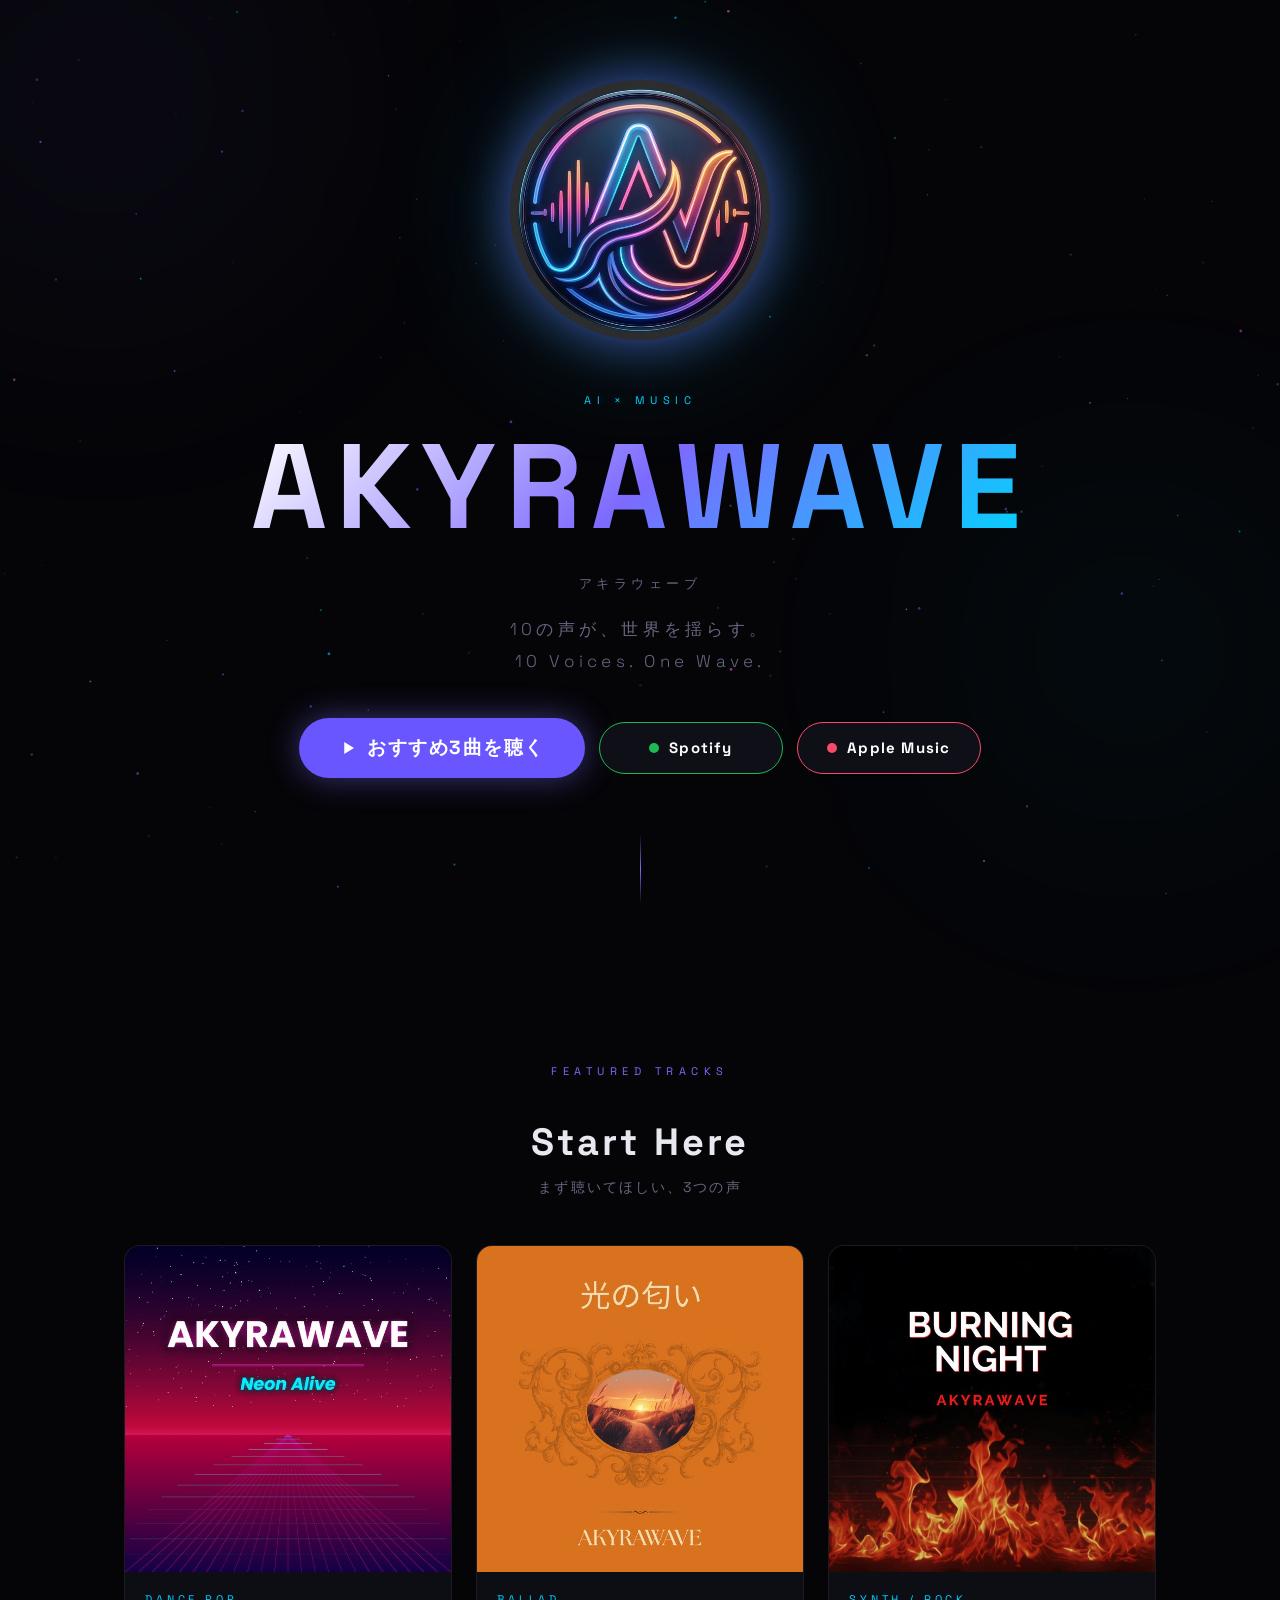
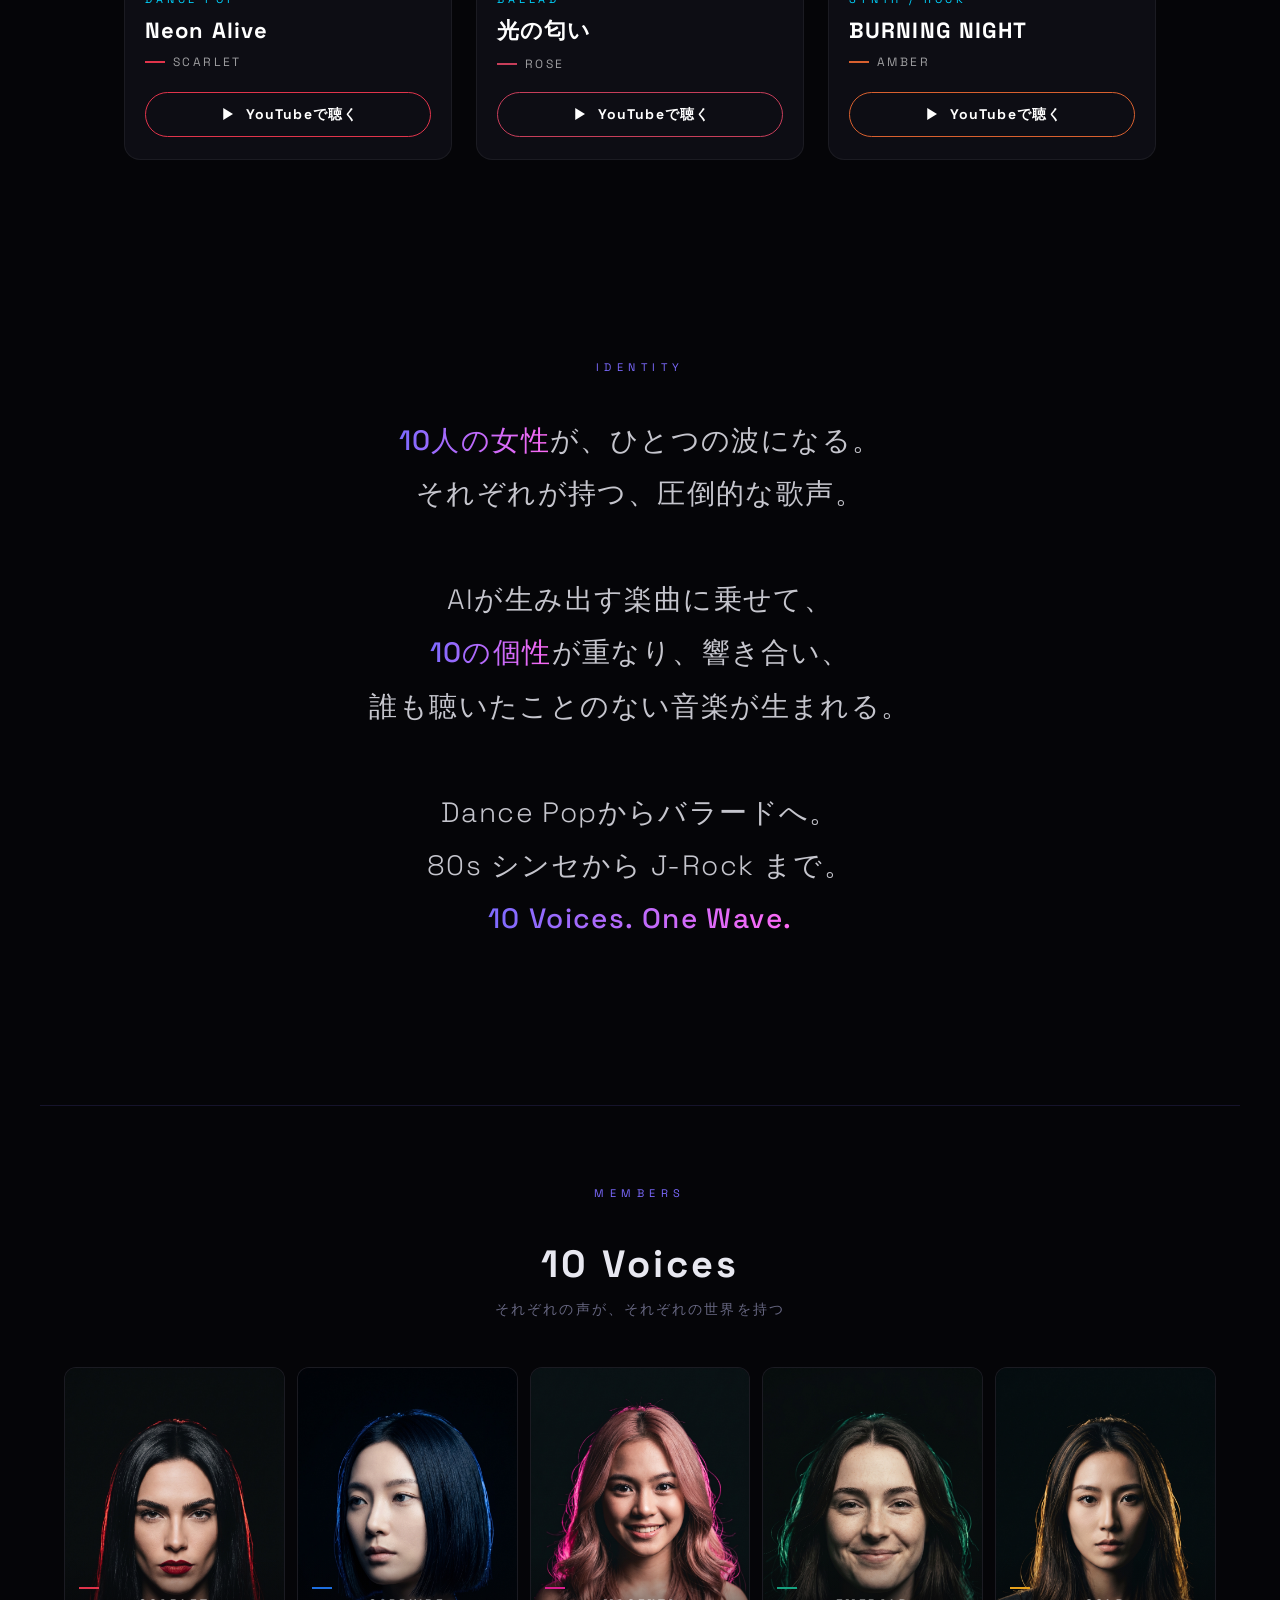
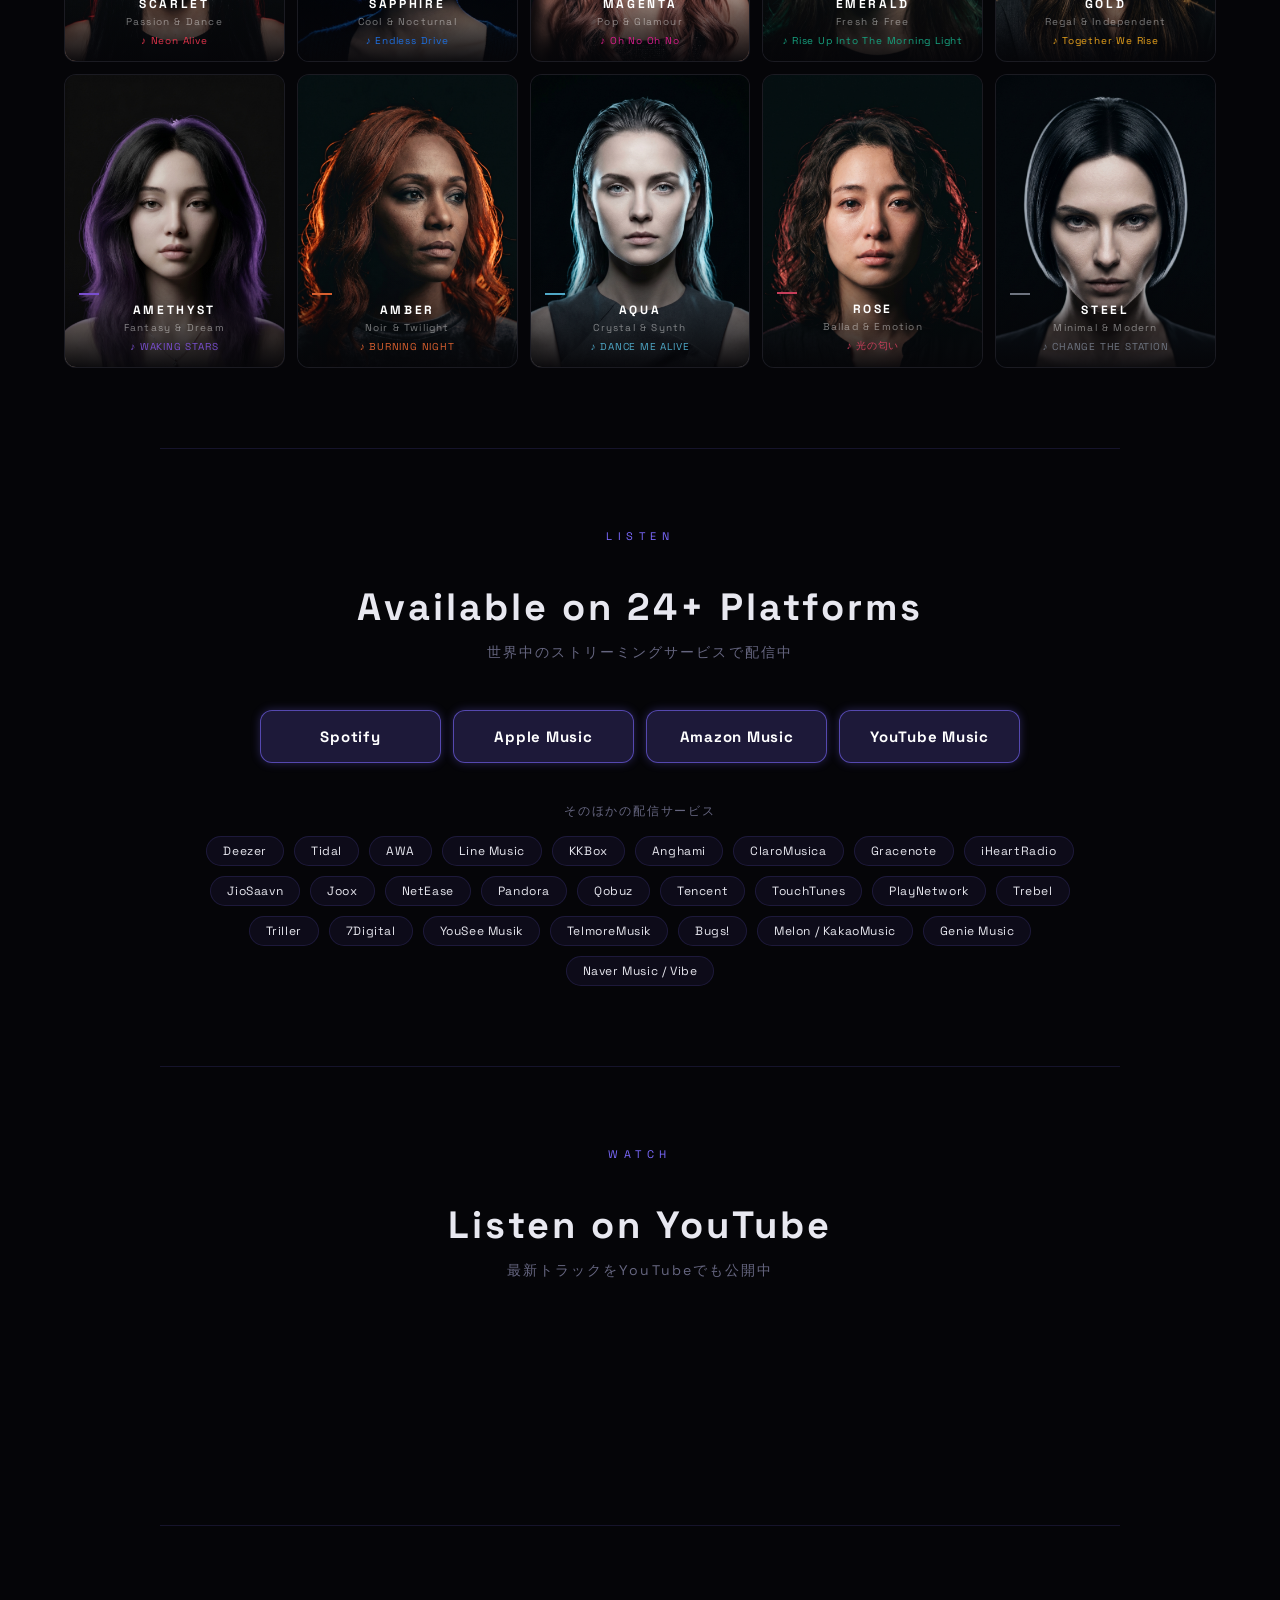
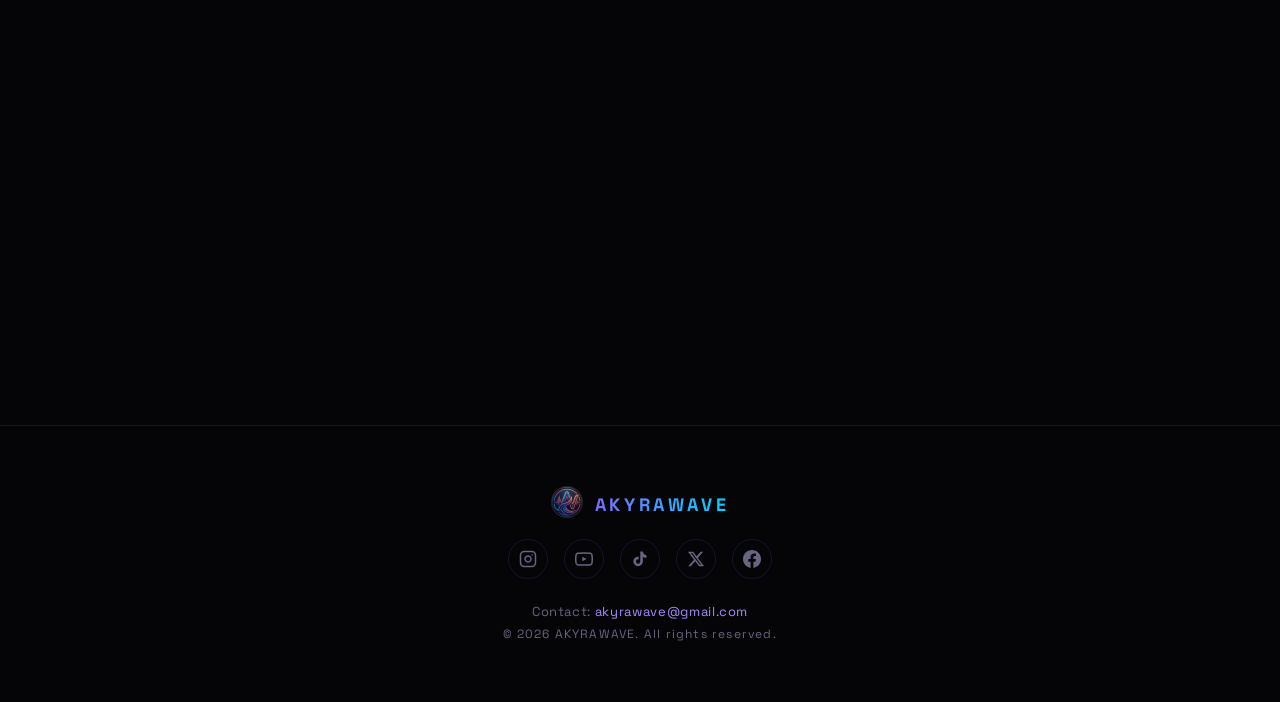
<file: index.html>
<!DOCTYPE html>
<html lang="ja">
<head>
  <meta charset="UTF-8" />
  <meta name="viewport" content="width=device-width, initial-scale=1.0" />

  <!-- Google tag (gtag.js)：正式URL（canonical と同じホスト）のときだけ計測する。プレビュー・github.io・ローカルでは送信しない。クリック計測は main.js -->
  <script>
    (function () {
      var GA_MEASUREMENT_ID = 'G-DFEQND2RZT';
      var PRODUCTION_HOSTNAME = 'akyrawave.pages.dev';
      if (location.hostname !== PRODUCTION_HOSTNAME) return;
      var tag = document.createElement('script');
      tag.async = true;
      tag.src = 'https://www.googletagmanager.com/gtag/js?id=' + GA_MEASUREMENT_ID;
      document.head.appendChild(tag);
      window.dataLayer = window.dataLayer || [];
      window.gtag = function () { dataLayer.push(arguments); };
      gtag('js', new Date());
      gtag('config', GA_MEASUREMENT_ID);
    })();
  </script>

  <!-- SEO -->
  <title>AKYRAWAVE – 10人の歌姫が放つ、圧倒的な歌声</title>
  <meta name="description" content="AKYRAWAVE（アキラウェーブ）は歌唱力抜群の10人の女性グループ。AIが生み出す楽曲に、10の圧倒的な声が重なる。Dance Pop、EDM、J-Pop、バラードなどジャンルを越えて展開。" />
  <meta name="keywords" content="AKYRAWAVE, アキラウェーブ, 女性グループ, 歌唱力, AI音楽, Dance Pop, EDM, J-Pop, シンせポップ, 10人グループ" />
  <link rel="canonical" href="https://akyrawave.pages.dev/" />

  <!-- OGP -->
  <meta property="og:type"        content="website" />
  <meta property="og:title"       content="AKYRAWAVE – 10人の歌姫が放つ、圧倒的な歌声" />
  <meta property="og:description" content="歌唱力抜群の10人の女性グループ、AKYRAWAVE。AIが生み出す楽曲に、10の圧倒的な声が重なる。" />
  <meta property="og:image"       content="https://akyrawave.pages.dev/logo.jpeg" />
  <meta property="og:url"         content="https://akyrawave.pages.dev/" />
  <meta property="og:locale"      content="ja_JP" />

  <!-- Twitter Card -->
  <meta name="twitter:card"        content="summary" />
  <meta name="twitter:title"       content="AKYRAWAVE – 10人の歌姫が放つ、圧倒的な歌声" />
  <meta name="twitter:description" content="歌唱力抜群の10人の女性グループ、AKYRAWAVE。AIが生み出す楽曲に、10の圧倒的な声が重なる。" />
  <meta name="twitter:image"       content="https://akyrawave.pages.dev/logo.jpeg" />

  <!-- Web App Manifest -->
  <link rel="manifest" href="manifest.json" />

  <!-- Favicon -->
  <link rel="icon" type="image/x-icon" href="favicon.ico" />
  <link rel="icon" type="image/png" sizes="32x32"   href="favicon-32.png" />
  <link rel="icon" type="image/png" sizes="192x192" href="favicon-192.png" />
  <link rel="apple-touch-icon" sizes="180x180"      href="favicon-180.png" />

  <!-- JSON-LD 構造化データ -->
  <script type="application/ld+json">
  {
    "@context": "https://schema.org",
    "@type": "MusicGroup",
    "name": "AKYRAWAVE",
    "alternateName": "アキラウェーブ",
    "description": "AKYRAWAVE（アキラウェーブ）は歌唱力抜群の10人の女性グループ。AIが生み出す楽曲に、10の圧倒的な声が重なる。Dance Pop、EDM、J-Pop、バラードなどジャンルを越えて展開。",
    "numberOfMembers": 10,
    "url": "https://akyrawave.pages.dev/",
    "image": "https://akyrawave.pages.dev/logo.jpeg",
    "genre": ["Dance Pop", "EDM", "J-Pop", "Synth Pop", "Ballad"]
  }
  </script>

  <!-- logo preload（ヒーロー画像を最優先で取得） -->
  <link rel="preload" as="image" href="logo.webp" type="image/webp" fetchpriority="high" />

  <!-- Fonts — 非レンダーブロッキング -->
  <link rel="preconnect" href="https://fonts.googleapis.com" />
  <link rel="preconnect" href="https://fonts.gstatic.com" crossorigin />
  <link rel="stylesheet" href="https://fonts.googleapis.com/css2?family=Space+Grotesk:wght@300;700&display=swap" media="print" onload="this.media='all'" />
  <noscript><link rel="stylesheet" href="https://fonts.googleapis.com/css2?family=Space+Grotesk:wght@300;700&display=swap" /></noscript>

  <style>
*, *::before, *::after {
  margin: 0; padding: 0; box-sizing: border-box;
}

:root {
  --bg: #050508;
  --surface: #0d0d14;
  --accent1: #7c6aff;
  --accent2: #00d4ff;
  --accent3: #ff6af5;
  --text: #e8e8f0;
  --muted: #666680;
  --border: rgba(124, 106, 255, 0.15);
  --accent1-deep: #6a56ff; /* --accent1 と同系色で白文字との対比 4.79:1（文字を載せる面に使う） */
  --spotify: #1db954;
  --apple-music: #fa496a;
}

html { scroll-behavior: smooth; }

body {
  background: var(--bg);
  color: var(--text);
  font-family: 'Space Grotesk', -apple-system, BlinkMacSystemFont, 'Hiragino Kaku Gothic ProN', 'Hiragino Sans', 'Yu Gothic', 'Meiryo', sans-serif;
  overflow-x: hidden;
  min-height: 100vh;
}

/* ── Canvas ── */
#canvas {
  position: fixed;
  top: 0; left: 0;
  width: 100%; height: 100%;
  z-index: 0;
  pointer-events: none;
}

/* ── Nav ── */
nav {
  position: fixed;
  top: 0; left: 0; right: 0;
  z-index: 100;
  padding: 20px 48px;
  display: flex;
  justify-content: center;
  align-items: center;
  background: rgba(5, 5, 8, 0.85);
  backdrop-filter: blur(12px);
  -webkit-backdrop-filter: blur(12px);
  border-bottom: 1px solid transparent;
  transform: translateY(-100%);
  transition: transform 0.4s ease, border-color 0.4s ease;
}

/* キーボード操作でロゴリンクにフォーカスしたときは、ヒーロー上でも表示する */
nav.visible,
nav:focus-within {
  transform: translateY(0);
  border-color: var(--border);
}

.nav-logo {
  display: flex;
  align-items: center;
  gap: 12px;
  text-decoration: none;
  border-radius: 24px;
}

.nav-logo:focus-visible {
  outline: 2px solid var(--accent2);
  outline-offset: 4px;
}

.nav-logo img {
  width: 32px;
  height: 32px;
  border-radius: 50%;
  object-fit: cover;
}

.nav-logo-text {
  font-size: 15px;
  font-weight: 700;
  letter-spacing: 0.22em;
  background: linear-gradient(90deg, var(--accent1), var(--accent2));
  -webkit-background-clip: text;
  -webkit-text-fill-color: transparent;
  background-clip: text;
}

/* ── Hero ── */
#hero {
  position: relative;
  z-index: 1;
  min-height: 100vh;
  display: flex;
  flex-direction: column;
  align-items: center;
  justify-content: center;
  text-align: center;
  padding: 80px 24px 80px;
}

.hero-logo-wrap {
  position: relative;
  margin-bottom: 48px;
  opacity: 0;
  animation: fadeUp 0.9s 0.05s ease forwards;
}

.hero-logo-glow {
  position: absolute;
  inset: -30px;
  border-radius: 50%;
  background: radial-gradient(circle, rgba(124,106,255,0.25) 0%, rgba(0,212,255,0.1) 50%, transparent 70%);
  filter: blur(20px);
  animation: pulse 4s ease-in-out infinite;
}

.hero-logo {
  width: clamp(160px, 28vw, 260px);
  height: clamp(160px, 28vw, 260px);
  border-radius: 50%;
  object-fit: cover;
  position: relative;
  z-index: 1;
  filter: drop-shadow(0 0 24px rgba(124,106,255,0.5)) drop-shadow(0 0 60px rgba(0,212,255,0.2));
}

.hero-kana {
  font-size: 13px;
  letter-spacing: 0.35em;
  color: var(--muted);
  font-weight: 300;
  margin-bottom: 20px;
  opacity: 0;
  animation: fadeUp 0.8s 0.45s ease forwards;
}

.hero-eyebrow {
  font-size: 11px;
  letter-spacing: 0.5em;
  text-transform: uppercase;
  color: var(--accent2);
  margin-bottom: 20px;
  opacity: 0;
  animation: fadeUp 0.8s 0.2s ease forwards;
}

.hero-title {
  font-size: clamp(48px, 10vw, 120px);
  font-weight: 700;
  letter-spacing: 0.08em;
  line-height: 1;
  background: linear-gradient(135deg, #fff 0%, var(--accent1) 50%, var(--accent2) 100%);
  -webkit-background-clip: text;
  -webkit-text-fill-color: transparent;
  background-clip: text;
  margin-bottom: 28px;
  opacity: 0;
  animation: fadeUp 0.8s 0.35s ease forwards;
}

.hero-sub {
  font-size: clamp(13px, 1.8vw, 17px);
  color: var(--muted);
  letter-spacing: 0.25em;
  font-weight: 300;
  max-width: 480px;
  line-height: 1.9;
  opacity: 0;
  animation: fadeUp 0.8s 0.55s ease forwards;
}

.hero-divider {
  width: 1px;
  height: 70px;
  background: linear-gradient(to bottom, transparent, var(--accent1), transparent);
  margin: 56px auto 0;
  opacity: 0;
  animation: fadeUp 0.8s 0.7s ease forwards;
}

/* ── Concept ── */
#concept {
  position: relative;
  z-index: 1;
  padding: 120px 24px 160px;
  max-width: 800px;
  margin: 0 auto;
  text-align: center;
}

.section-label {
  font-size: 11px;
  letter-spacing: 0.5em;
  text-transform: uppercase;
  color: var(--accent1);
  margin-bottom: 40px;
  display: block;
}

.concept-text {
  font-size: clamp(20px, 3vw, 28px);
  font-weight: 300;
  line-height: 1.9;
  color: rgba(232,232,240,0.85);
  letter-spacing: 0.05em;
}

.concept-text strong {
  font-weight: 500;
  background: linear-gradient(90deg, var(--accent1), var(--accent3));
  -webkit-background-clip: text;
  -webkit-text-fill-color: transparent;
  background-clip: text;
}

/* ── Footer ── */
footer {
  position: relative;
  z-index: 1;
  text-align: center;
  padding: 60px 24px;
  border-top: 1px solid var(--border);
}

.footer-logo-wrap {
  display: flex;
  align-items: center;
  justify-content: center;
  gap: 12px;
  margin-bottom: 16px;
}

.footer-logo-img {
  width: 32px;
  height: 32px;
  border-radius: 50%;
  object-fit: cover;
  opacity: 0.8;
}

.footer-logo-text {
  font-size: 18px;
  font-weight: 700;
  letter-spacing: 0.2em;
  background: linear-gradient(90deg, var(--accent1), var(--accent2));
  -webkit-background-clip: text;
  -webkit-text-fill-color: transparent;
  background-clip: text;
}

.footer-contact {
  font-size: 13px;
  color: var(--muted);
  letter-spacing: 0.05em;
  margin-bottom: 6px;
}

.footer-contact a {
  color: var(--accent, #a78bfa);
  text-decoration: none;
}

.footer-contact a:hover {
  text-decoration: underline;
}

.footer-copy {
  font-size: 12px;
  color: var(--muted);
  letter-spacing: 0.1em;
}

.footer-social {
  display: flex;
  gap: 16px;
  justify-content: center;
  margin-bottom: 24px;
}

.footer-social a {
  display: flex;
  align-items: center;
  justify-content: center;
  width: 40px;
  height: 40px;
  border-radius: 50%;
  border: 1px solid var(--border);
  color: var(--muted);
  text-decoration: none;
  transition: color 0.3s ease, border-color 0.3s ease, background 0.3s ease, transform 0.3s ease;
}

.footer-social a:hover {
  color: var(--accent1);
  border-color: rgba(124, 106, 255, 0.5);
  background: rgba(124, 106, 255, 0.1);
  transform: translateY(-2px);
}

.footer-social svg {
  width: 18px;
  height: 18px;
}

/* ── Glow orbs ── */
.orb {
  position: fixed;
  border-radius: 50%;
  filter: blur(120px);
  pointer-events: none;
  z-index: 0;
  will-change: transform;
}

.orb1 {
  width: 600px; height: 600px;
  background: radial-gradient(circle, rgba(124,106,255,0.08) 0%, transparent 70%);
  top: -200px; left: -200px;
}

.orb2 {
  width: 500px; height: 500px;
  background: radial-gradient(circle, rgba(0,212,255,0.06) 0%, transparent 70%);
  bottom: 0; right: -100px;
}

/* ── Animations ── */
@keyframes fadeUp {
  from { opacity: 0; transform: translateY(24px); }
  to   { opacity: 1; transform: translateY(0); }
}

@keyframes pulse {
  0%, 100% { opacity: 0.6; transform: scale(1); }
  50%       { opacity: 1;   transform: scale(1.08); }
}

.reveal {
  opacity: 0;
  transform: translateY(32px);
  transition: opacity 0.8s ease, transform 0.8s ease;
}

.reveal.visible {
  opacity: 1;
  transform: translateY(0);
}

/* ── First Release Announcement ── */
#release-announce {
  position: relative;
  z-index: 1;
  padding: 60px 24px;
  text-align: center;
}

.announce-inner {
  display: inline-block;
  padding: 40px 56px;
  border: 1px solid rgba(124, 106, 255, 0.35);
  border-radius: 20px;
  background: rgba(124, 106, 255, 0.06);
  box-shadow: 0 0 60px rgba(124, 106, 255, 0.1), inset 0 0 40px rgba(0, 212, 255, 0.03);
  max-width: 500px;
  margin: 0 auto;
}

.announce-eyebrow {
  display: block;
  font-size: 11px;
  letter-spacing: 0.5em;
  text-transform: uppercase;
  color: var(--accent2);
  margin-bottom: 16px;
}

.announce-date {
  font-size: clamp(32px, 6vw, 52px);
  font-weight: 700;
  letter-spacing: 0.1em;
  background: linear-gradient(135deg, #fff 0%, var(--accent1) 60%, var(--accent2) 100%);
  -webkit-background-clip: text;
  -webkit-text-fill-color: transparent;
  background-clip: text;
  margin-bottom: 20px;
  line-height: 1;
}

.announce-text {
  font-size: 18px;
  font-weight: 300;
  color: var(--text);
  line-height: 1.8;
  letter-spacing: 0.08em;
}

.announce-text-en {
  font-size: 13px;
  color: var(--muted);
  letter-spacing: 0.2em;
}

@media (max-width: 640px) {
  .announce-inner { padding: 32px 28px; }
}

/* ── Listen & Use sections shared ── */
#listen,
#watch,
#use-content {
  position: relative;
  z-index: 1;
  padding: 80px 24px;
  max-width: 960px;
  margin: 0 auto;
  text-align: center;
  border-top: 1px solid var(--border);
}

.section-title {
  font-size: clamp(24px, 4vw, 38px);
  font-weight: 700;
  letter-spacing: 0.08em;
  color: var(--text);
  margin-bottom: 12px;
}

.section-sub {
  font-size: 14px;
  color: var(--muted);
  letter-spacing: 0.15em;
  margin-bottom: 48px;
}

/* ── Platform tags ── */
.platform-grid {
  display: flex;
  flex-wrap: wrap;
  gap: 10px;
  justify-content: center;
}

.platform-tag {
  font-size: 12px;
  padding: 6px 16px;
  border-radius: 20px;
  letter-spacing: 0.05em;
  background: rgba(124, 106, 255, 0.07);
  color: var(--text);
  border: 1px solid var(--border);
  transition: all 0.25s ease;
}

a.platform-tag {
  text-decoration: none;
  background: rgba(124, 106, 255, 0.2);
  border-color: rgba(124, 106, 255, 0.6);
  color: #fff;
  box-shadow: 0 0 10px rgba(124, 106, 255, 0.3);
}
a.platform-tag:hover {
  background: rgba(124, 106, 255, 0.35);
  border-color: rgba(124, 106, 255, 0.8);
  color: #fff;
  box-shadow: 0 0 16px rgba(124, 106, 255, 0.5);
}

/* ── Watch (YouTube CTA) ── */
.watch-cta {
  display: inline-flex;
  align-items: center;
  gap: 14px;
  margin-top: 8px;
  padding: 22px 52px;
  border-radius: 50px;
  font-size: 17px;
  font-weight: 700;
  letter-spacing: 0.08em;
  color: #fff;
  text-decoration: none;
  background: linear-gradient(90deg, var(--accent1), var(--accent2));
  box-shadow: 0 0 32px rgba(124, 106, 255, 0.35);
  transition: transform 0.3s ease, box-shadow 0.3s ease;
}

.watch-cta:hover {
  transform: translateY(-3px);
  box-shadow: 0 0 48px rgba(124, 106, 255, 0.55);
}

.watch-cta svg {
  width: 22px;
  height: 22px;
  flex-shrink: 0;
}

/* ── Use in content ── */
.use-text {
  font-size: clamp(15px, 2vw, 19px);
  font-weight: 300;
  line-height: 1.9;
  color: rgba(232,232,240,0.85);
  letter-spacing: 0.05em;
  margin-bottom: 8px;
}

.use-text-ja {
  font-size: clamp(14px, 1.8vw, 17px);
  font-weight: 300;
  line-height: 1.9;
  color: var(--muted);
  letter-spacing: 0.08em;
  margin-bottom: 48px;
}

.social-badges {
  display: flex;
  gap: 16px;
  justify-content: center;
  flex-wrap: wrap;
}

.social-badge {
  font-size: 13px;
  font-weight: 700;
  padding: 10px 28px;
  border-radius: 30px;
  letter-spacing: 0.1em;
  border: 1px solid transparent;
  transition: all 0.3s ease;
}

.social-badge.tiktok {
  background: rgba(255, 255, 255, 0.05);
  border-color: rgba(255, 255, 255, 0.15);
  color: var(--text);
}

.social-badge.instagram {
  background: rgba(255, 106, 245, 0.07);
  border-color: rgba(255, 106, 245, 0.25);
  color: var(--accent3);
}

.social-badge.youtube {
  background: rgba(0, 212, 255, 0.07);
  border-color: rgba(0, 212, 255, 0.25);
  color: var(--accent2);
}

.social-badge:hover {
  transform: translateY(-2px);
  box-shadow: 0 8px 24px rgba(124, 106, 255, 0.15);
}

/* ── Members ── */
#members {
  position: relative;
  z-index: 1;
  padding: 80px 24px;
  max-width: 1200px;
  margin: 0 auto;
  text-align: center;
  border-top: 1px solid var(--border);
}

.members-grid {
  display: grid;
  grid-template-columns: repeat(5, 1fr);
  gap: 12px;
}

.member-card {
  position: relative;
  border-radius: 12px;
  overflow: hidden;
  aspect-ratio: 3 / 4;
  background: var(--surface);
  border: 1px solid rgba(255,255,255,0.06);
  transition: transform 0.3s ease, border-color 0.3s ease;
}

.member-card:hover {
  transform: translateY(-5px);
  border-color: var(--member-accent);
}

.member-card img {
  width: 100%;
  height: 100%;
  object-fit: cover;
  object-position: var(--face-pos, 50% 12%);
  display: block;
  transition: transform 0.4s ease;
}

.member-card:hover img {
  transform: scale(1.04);
}

.member-info {
  position: absolute;
  bottom: 0;
  left: 0;
  right: 0;
  padding: 32px 14px 14px;
  background: linear-gradient(to top, rgba(5,5,8,0.95) 0%, transparent 100%);
}

.member-accent-bar {
  width: 20px;
  height: 2px;
  background: var(--member-accent);
  margin-bottom: 7px;
}

.member-name {
  font-size: 12px;
  font-weight: 700;
  letter-spacing: 0.22em;
  color: #fff;
  margin-bottom: 3px;
}

.member-theme {
  font-size: 10px;
  color: rgba(255,255,255,0.45);
  letter-spacing: 0.12em;
}

a.member-card {
  display: block;
  color: inherit;
  text-decoration: none;
}

a.member-card:focus-visible {
  outline: 2px solid var(--member-accent);
  outline-offset: 3px;
}

.member-track {
  margin-top: 6px;
  font-size: 10px;
  letter-spacing: 0.08em;
  color: var(--member-accent);
  white-space: nowrap;
  overflow: hidden;
  text-overflow: ellipsis;
}

/* ── Hero actions ── */
.hero-actions {
  display: flex;
  flex-wrap: wrap;
  align-items: center;
  gap: 14px;
  justify-content: center;
  margin-top: 40px;
  opacity: 0;
  animation: fadeUp 0.8s 0.65s ease forwards;
}

.hero-btn {
  display: inline-flex;
  align-items: center;
  justify-content: center;
  gap: 10px;
  min-height: 52px;
  padding: 14px 28px;
  border-radius: 50px;
  font-size: 15px;
  font-weight: 700;
  letter-spacing: 0.08em;
  white-space: nowrap;
  color: #fff;
  text-decoration: none;
  transition: transform 0.3s ease, box-shadow 0.3s ease, background 0.3s ease, border-color 0.3s ease;
}

.hero-btn svg {
  width: 18px;
  height: 18px;
  flex-shrink: 0;
}

.hero-btn:hover {
  transform: translateY(-3px);
}

.hero-btn:focus-visible {
  outline: 2px solid var(--btn-accent, #fff);
  outline-offset: 3px;
}

/* 主ボタン：ブランドの紫を少し深めた面（白文字 4.79:1）。光彩はブランドの紫のまま */
.hero-btn.primary {
  --btn-accent: #fff;
  min-height: 60px;
  padding: 16px 40px;
  font-size: 19px;
  background: var(--accent1-deep);
  box-shadow: 0 0 32px rgba(124, 106, 255, 0.45);
}

.hero-btn.primary:hover {
  box-shadow: 0 0 48px rgba(124, 106, 255, 0.7);
}

/* 副ボタン：同じ大きさ・強さのダーク地。サービスの色は枠線と丸印だけに使う */
.hero-btn.secondary {
  min-width: 184px;
  border: 1px solid var(--btn-accent);
  background: #0f0f18;
}

.hero-btn.secondary::before {
  content: '';
  width: 10px;
  height: 10px;
  border-radius: 50%;
  background: var(--btn-accent);
  flex-shrink: 0;
}

.hero-btn.secondary:hover {
  background: color-mix(in srgb, var(--btn-accent) 16%, #0f0f18);
  box-shadow: 0 0 24px color-mix(in srgb, var(--btn-accent) 35%, transparent);
}

.hero-btn.spotify { --btn-accent: var(--spotify); }
.hero-btn.apple-music { --btn-accent: var(--apple-music); }

/* ── Featured Tracks ── */
#featured {
  position: relative;
  z-index: 1;
  padding: 80px 24px;
  max-width: 1080px;
  margin: 0 auto;
  text-align: center;
}

.featured-grid {
  display: grid;
  grid-template-columns: repeat(3, 1fr);
  gap: 24px;
  text-align: left;
}

.track-card {
  display: flex;
  flex-direction: column;
  border-radius: 16px;
  overflow: hidden;
  background: var(--surface);
  border: 1px solid rgba(255,255,255,0.06);
  transition: transform 0.3s ease, border-color 0.3s ease;
}

.track-card:hover {
  transform: translateY(-5px);
  border-color: var(--member-accent);
}

.track-jacket {
  display: block;
  width: 100%;
  height: auto;
  aspect-ratio: 1 / 1;
  object-fit: cover;
}

.track-info {
  display: flex;
  flex-direction: column;
  flex: 1;
  padding: 20px 20px 22px;
}

.track-genre {
  font-size: 11px;
  letter-spacing: 0.35em;
  text-transform: uppercase;
  color: var(--accent2);
  margin-bottom: 10px;
}

.track-title {
  font-size: 22px;
  font-weight: 700;
  letter-spacing: 0.05em;
  color: #fff;
  margin-bottom: 10px;
}

.track-member {
  display: flex;
  align-items: center;
  gap: 8px;
  font-size: 12px;
  letter-spacing: 0.2em;
  color: rgba(255,255,255,0.6);
  margin-bottom: 20px;
}

.track-member::before {
  content: '';
  width: 20px;
  height: 2px;
  background: var(--member-accent);
}

.track-listen {
  display: inline-flex;
  align-items: center;
  justify-content: center;
  gap: 10px;
  margin-top: auto;
  padding: 12px 20px;
  border-radius: 50px;
  font-size: 14px;
  font-weight: 700;
  letter-spacing: 0.08em;
  color: #fff;
  text-decoration: none;
  border: 1px solid var(--member-accent);
  transition: background 0.3s ease;
}

.track-listen:hover {
  background: var(--member-accent);
}

.track-listen svg {
  width: 18px;
  height: 18px;
  flex-shrink: 0;
}

/* ── Listen: 主要配信サービス ── */
.platform-main {
  display: grid;
  grid-template-columns: repeat(4, 1fr);
  gap: 12px;
  max-width: 760px;
  margin: 0 auto 40px;
}

.platform-main a {
  padding: 16px 12px;
  border-radius: 12px;
  font-size: 15px;
  font-weight: 700;
  letter-spacing: 0.05em;
  color: #fff;
  text-decoration: none;
  background: rgba(124, 106, 255, 0.2);
  border: 1px solid rgba(124, 106, 255, 0.6);
  box-shadow: 0 0 10px rgba(124, 106, 255, 0.3);
  transition: all 0.25s ease;
}

.platform-main a:hover {
  background: rgba(124, 106, 255, 0.35);
  border-color: rgba(124, 106, 255, 0.8);
  box-shadow: 0 0 16px rgba(124, 106, 255, 0.5);
}

.platform-others-label {
  font-size: 12px;
  letter-spacing: 0.15em;
  color: var(--muted);
  margin-bottom: 16px;
}

/* ── Watch: 補助リンク ── */
.watch-sub {
  display: block;
  margin-top: 24px;
  font-size: 13px;
  letter-spacing: 0.08em;
  color: var(--muted);
}

.watch-sub a {
  color: var(--text);
}

/* ── Mobile ── */
@media (max-width: 900px) {
  .members-grid {
    grid-template-columns: repeat(4, 1fr);
  }
  .featured-grid {
    grid-template-columns: 1fr;
    max-width: 560px;
    margin: 0 auto;
  }
  .track-card {
    flex-direction: row;
  }
  .track-jacket {
    width: 42%;
    flex-shrink: 0;
    align-self: flex-start;
  }
}

@media (max-width: 640px) {
  nav { padding: 16px 24px; }
  .social-badges { gap: 10px; }
  .members-grid {
    grid-template-columns: repeat(2, 1fr);
    gap: 8px;
  }
  /* スマホ：主ボタンを上段いっぱい、副ボタン2つを下段に横並び */
  .hero-actions {
    display: grid;
    grid-template-columns: 1fr 1fr;
    gap: 10px;
    width: min(100%, 340px);
    margin: 32px auto 0;
  }
  .hero-btn.primary { grid-column: 1 / -1; padding: 16px 20px; }
  .hero-btn.secondary { min-width: 0; padding: 12px 10px; font-size: 14px; letter-spacing: 0.04em; }
  .hero-divider { height: 40px; margin-top: 32px; }
  #featured { padding: 56px 16px; }
  .featured-grid { gap: 14px; }
  .track-info { padding: 14px 14px 16px; }
  .track-genre { font-size: 10px; letter-spacing: 0.25em; margin-bottom: 6px; }
  .track-title { font-size: 17px; margin-bottom: 6px; }
  .track-member { font-size: 11px; margin-bottom: 12px; }
  .track-listen { padding: 10px 12px; font-size: 13px; }
  .platform-main { grid-template-columns: repeat(2, 1fr); }

  /* モバイルGPU負荷軽減：重いblurエフェクトを無効化 */
  .orb {
    display: none;
  }
  .hero-logo-glow {
    filter: none;
    animation: none;
    background: none;
  }
}

/* 背の低いスマホ（iPhone SE 等）：主ボタンが最初の画面に収まるようヒーローを詰める */
@media (max-width: 640px) and (max-height: 700px) {
  #hero { padding-top: 48px; }
  .hero-logo-wrap { margin-bottom: 28px; }
  .hero-logo { width: 120px; height: 120px; }
  .hero-actions { margin-top: 24px; }
}

/* 390px未満：ブランド名を幅に比例させ、Webフォント読み込み前の代替フォントでも画面幅に収める。389pxで約48pxになり390px以上と連続する */
@media (max-width: 389px) {
  .hero-title { font-size: 12.4vw; }
}

/* 背の低いPC・タブレット（1366×768 等）：3つのボタンが最初の画面に収まるよう上側の余白だけ詰める */
@media (min-width: 641px) and (max-height: 820px) {
  #hero { padding-top: 48px; }
  .hero-logo-wrap { margin-bottom: 36px; }
}
  </style>
</head>
<body>

  <canvas id="canvas"></canvas>
  <div class="orb orb1"></div>
  <div class="orb orb2"></div>

  <!-- Nav: ヒーローを過ぎてから出現 -->
  <nav aria-label="サイトナビゲーション">
    <a href="#" class="nav-logo">
      <picture>
        <source srcset="logo.webp" type="image/webp" />
        <img src="logo.jpeg" alt="AKYRAWAVE ロゴ" />
      </picture>
      <span class="nav-logo-text">AKYRAWAVE</span>
    </a>
  </nav>

  <!-- Hero -->
  <section id="hero">
    <div class="hero-logo-wrap">
      <div class="hero-logo-glow"></div>
      <picture>
        <source srcset="logo.webp" type="image/webp" />
        <img src="logo.jpeg" alt="AKYRAWAVE" class="hero-logo" fetchpriority="high" />
      </picture>
    </div>
    <p class="hero-eyebrow">AI × Music</p>
    <h1 class="hero-title">AKYRAWAVE</h1>
    <p class="hero-kana">アキラウェーブ</p>
    <p class="hero-sub">10の声が、世界を揺らす。<br />10 Voices. One Wave.</p>
    <div class="hero-actions">
      <a class="hero-btn primary" href="#featured">
        <svg xmlns="http://www.w3.org/2000/svg" viewBox="0 0 24 24" fill="currentColor" aria-hidden="true"><polygon points="7 4 20 12 7 20 7 4"/></svg>
        おすすめ3曲を聴く
      </a>
      <a class="hero-btn secondary spotify" href="https://open.spotify.com/intl-ja/artist/1BSwqJObULIA6z15Jh2mrd" target="_blank" rel="noopener noreferrer" data-ga-location="hero">Spotify</a>
      <a class="hero-btn secondary apple-music" href="https://music.apple.com/jp/artist/akyrawave/6783110788" target="_blank" rel="noopener noreferrer" data-ga-location="hero">Apple Music</a>
    </div>
    <div class="hero-divider"></div>
  </section>

  <!-- Featured Tracks: ジャンル別のおすすめ（リンク先は YouTube のフル音源） -->
  <section id="featured" aria-label="おすすめ楽曲">
    <span class="section-label reveal">Featured Tracks</span>
    <h2 class="section-title reveal">Start Here</h2>
    <p class="section-sub reveal">まず聴いてほしい、3つの声</p>
    <div class="featured-grid">

      <article class="track-card reveal" style="--member-accent:#E0344B">
        <img class="track-jacket" src="images/tracks/neon-alive.jpg" alt="Neon Alive ジャケット" width="600" height="600" loading="lazy" />
        <div class="track-info">
          <p class="track-genre">Dance Pop</p>
          <h3 class="track-title">Neon Alive</h3>
          <p class="track-member">SCARLET</p>
          <a class="track-listen" href="https://www.youtube.com/watch?v=ekHdYfCYhOo" target="_blank" rel="noopener noreferrer" data-ga-location="featured" data-track="Neon Alive" data-member="SCARLET">
            <svg xmlns="http://www.w3.org/2000/svg" viewBox="0 0 24 24" fill="currentColor" aria-hidden="true"><polygon points="7 4 20 12 7 20 7 4"/></svg>
            YouTubeで聴く
          </a>
        </div>
      </article>

      <article class="track-card reveal" style="--member-accent:#C73E5A">
        <img class="track-jacket" src="images/tracks/hikari-no-nioi.jpg" alt="光の匂い ジャケット" width="600" height="600" loading="lazy" />
        <div class="track-info">
          <p class="track-genre">Ballad</p>
          <h3 class="track-title">光の匂い</h3>
          <p class="track-member">ROSE</p>
          <a class="track-listen" href="https://www.youtube.com/watch?v=jLtEQlK3APQ" target="_blank" rel="noopener noreferrer" data-ga-location="featured" data-track="光の匂い" data-member="ROSE">
            <svg xmlns="http://www.w3.org/2000/svg" viewBox="0 0 24 24" fill="currentColor" aria-hidden="true"><polygon points="7 4 20 12 7 20 7 4"/></svg>
            YouTubeで聴く
          </a>
        </div>
      </article>

      <article class="track-card reveal" style="--member-accent:#D8602F">
        <img class="track-jacket" src="images/tracks/burning-night.jpg" alt="BURNING NIGHT ジャケット" width="600" height="600" loading="lazy" />
        <div class="track-info">
          <p class="track-genre">Synth / Rock</p>
          <h3 class="track-title">BURNING NIGHT</h3>
          <p class="track-member">AMBER</p>
          <a class="track-listen" href="https://www.youtube.com/watch?v=XkV1riNGaAY" target="_blank" rel="noopener noreferrer" data-ga-location="featured" data-track="BURNING NIGHT" data-member="AMBER">
            <svg xmlns="http://www.w3.org/2000/svg" viewBox="0 0 24 24" fill="currentColor" aria-hidden="true"><polygon points="7 4 20 12 7 20 7 4"/></svg>
            YouTubeで聴く
          </a>
        </div>
      </article>

    </div>
  </section>

  <!-- Concept -->
  <section id="concept" aria-label="AKYRAWAVEのコンセプト">
    <span class="section-label reveal">Identity</span>
    <p class="concept-text reveal">
      <strong>10人の女性</strong>が、ひとつの波になる。<br />
      それぞれが持つ、圧倒的な歌声。<br /><br />
      AIが生み出す楽曲に乗せて、<br />
      <strong>10の個性</strong>が重なり、響き合い、<br />
      誰も聴いたことのない音楽が生まれる。<br /><br />
      Dance Popからバラードへ。<br />
      80s シンセから J-Rock まで。<br />
      <strong>10 Voices. One Wave.</strong>
    </p>
  </section>

  <!-- Members -->
  <section id="members" aria-label="メンバー紹介">
    <span class="section-label reveal">Members</span>
    <h2 class="section-title reveal">10 Voices</h2>
    <p class="section-sub reveal">それぞれの声が、それぞれの世界を持つ</p>
    <!-- 各カードは担当の代表曲（YouTube のフル音源）へリンク。担当は正本「AKYRAWAVE_57曲_担当割り当て.xlsx」（2026-10-25 均等配分）に合わせる -->
    <div class="members-grid reveal">

      <a class="member-card" href="https://www.youtube.com/watch?v=ekHdYfCYhOo" target="_blank" rel="noopener noreferrer" data-ga-location="members" data-track="Neon Alive" data-member="SCARLET" aria-label="SCARLET：Neon AliveをYouTubeで聴く" style="--member-accent:#E0344B; --face-pos:50% 12%">
        <img src="images/singers/01-scarlet.jpg" alt="SCARLET" loading="lazy" />
        <div class="member-info">
          <div class="member-accent-bar"></div>
          <p class="member-name">SCARLET</p>
          <p class="member-theme">Passion &amp; Dance</p>
          <p class="member-track">♪ Neon Alive</p>
        </div>
      </a>

      <a class="member-card" href="https://www.youtube.com/watch?v=hvczYNTZaXk" target="_blank" rel="noopener noreferrer" data-ga-location="members" data-track="Endless Drive" data-member="SAPPHIRE" aria-label="SAPPHIRE：Endless DriveをYouTubeで聴く" style="--member-accent:#1E6FE0; --face-pos:50% 12%">
        <img src="images/singers/02-sapphire.jpg" alt="SAPPHIRE" loading="lazy" />
        <div class="member-info">
          <div class="member-accent-bar"></div>
          <p class="member-name">SAPPHIRE</p>
          <p class="member-theme">Cool &amp; Nocturnal</p>
          <p class="member-track">♪ Endless Drive</p>
        </div>
      </a>

      <a class="member-card" href="https://www.youtube.com/watch?v=7wiS9j6gHR0" target="_blank" rel="noopener noreferrer" data-ga-location="members" data-track="Oh No Oh No" data-member="MAGENTA" aria-label="MAGENTA：Oh No Oh NoをYouTubeで聴く" style="--member-accent:#D81E8C; --face-pos:50% 12%">
        <img src="images/singers/03-magenta.jpg" alt="MAGENTA" loading="lazy" />
        <div class="member-info">
          <div class="member-accent-bar"></div>
          <p class="member-name">MAGENTA</p>
          <p class="member-theme">Pop &amp; Glamour</p>
          <p class="member-track">♪ Oh No Oh No</p>
        </div>
      </a>

      <a class="member-card" href="https://www.youtube.com/watch?v=knu2MGlBErE" target="_blank" rel="noopener noreferrer" data-ga-location="members" data-track="Rise Up Into The Morning Light" data-member="EMERALD" aria-label="EMERALD：Rise Up Into The Morning LightをYouTubeで聴く" style="--member-accent:#16A380; --face-pos:50% 12%">
        <img src="images/singers/04-emerald.jpg" alt="EMERALD" loading="lazy" />
        <div class="member-info">
          <div class="member-accent-bar"></div>
          <p class="member-name">EMERALD</p>
          <p class="member-theme">Fresh &amp; Free</p>
          <p class="member-track">♪ Rise Up Into The Morning Light</p>
        </div>
      </a>

      <a class="member-card" href="https://www.youtube.com/watch?v=0LuuyIAKgdo" target="_blank" rel="noopener noreferrer" data-ga-location="members" data-track="Together We Rise" data-member="GOLD" aria-label="GOLD：Together We RiseをYouTubeで聴く" style="--member-accent:#E8A21C; --face-pos:50% 12%">
        <img src="images/singers/05-gold.jpg" alt="GOLD" loading="lazy" />
        <div class="member-info">
          <div class="member-accent-bar"></div>
          <p class="member-name">GOLD</p>
          <p class="member-theme">Regal &amp; Independent</p>
          <p class="member-track">♪ Together We Rise</p>
        </div>
      </a>

      <a class="member-card" href="https://www.youtube.com/watch?v=EgiQgob6zc0" target="_blank" rel="noopener noreferrer" data-ga-location="members" data-track="WAKING STARS" data-member="AMETHYST" aria-label="AMETHYST：WAKING STARSをYouTubeで聴く" style="--member-accent:#7A4FD0; --face-pos:50% 12%">
        <img src="images/singers/06-amethyst.jpg" alt="AMETHYST" loading="lazy" />
        <div class="member-info">
          <div class="member-accent-bar"></div>
          <p class="member-name">AMETHYST</p>
          <p class="member-theme">Fantasy &amp; Dream</p>
          <p class="member-track">♪ WAKING STARS</p>
        </div>
      </a>

      <a class="member-card" href="https://www.youtube.com/watch?v=XkV1riNGaAY" target="_blank" rel="noopener noreferrer" data-ga-location="members" data-track="BURNING NIGHT" data-member="AMBER" aria-label="AMBER：BURNING NIGHTをYouTubeで聴く" style="--member-accent:#D8602F; --face-pos:50% 45%">
        <img src="images/singers/07-amber.jpg" alt="AMBER" loading="lazy" />
        <div class="member-info">
          <div class="member-accent-bar"></div>
          <p class="member-name">AMBER</p>
          <p class="member-theme">Noir &amp; Twilight</p>
          <p class="member-track">♪ BURNING NIGHT</p>
        </div>
      </a>

      <a class="member-card" href="https://www.youtube.com/watch?v=OY7XSQacbA0" target="_blank" rel="noopener noreferrer" data-ga-location="members" data-track="DANCE ME ALIVE" data-member="AQUA" aria-label="AQUA：DANCE ME ALIVEをYouTubeで聴く" style="--member-accent:#4FA8C7; --face-pos:50% 0%">
        <img src="images/singers/08-aqua.jpg" alt="AQUA" loading="lazy" />
        <div class="member-info">
          <div class="member-accent-bar"></div>
          <p class="member-name">AQUA</p>
          <p class="member-theme">Crystal &amp; Synth</p>
          <p class="member-track">♪ DANCE ME ALIVE</p>
        </div>
      </a>

      <a class="member-card" href="https://www.youtube.com/watch?v=jLtEQlK3APQ" target="_blank" rel="noopener noreferrer" data-ga-location="members" data-track="光の匂い" data-member="ROSE" aria-label="ROSE：光の匂いをYouTubeで聴く" style="--member-accent:#C73E5A; --face-pos:50% 28%">
        <img src="images/singers/09-rose.jpg" alt="ROSE" loading="lazy" />
        <div class="member-info">
          <div class="member-accent-bar"></div>
          <p class="member-name">ROSE</p>
          <p class="member-theme">Ballad &amp; Emotion</p>
          <p class="member-track">♪ 光の匂い</p>
        </div>
      </a>

      <a class="member-card" href="https://www.youtube.com/watch?v=xkq6dqO_iPE" target="_blank" rel="noopener noreferrer" data-ga-location="members" data-track="CHANGE THE STATION" data-member="STEEL" aria-label="STEEL：CHANGE THE STATIONをYouTubeで聴く" style="--member-accent:#6E7480; --face-pos:50% 0%">
        <img src="images/singers/10-steel.jpg" alt="STEEL" loading="lazy" />
        <div class="member-info">
          <div class="member-accent-bar"></div>
          <p class="member-name">STEEL</p>
          <p class="member-theme">Minimal &amp; Modern</p>
          <p class="member-track">♪ CHANGE THE STATION</p>
        </div>
      </a>

    </div>
  </section>

  <!-- Listen -->
  <section id="listen" aria-label="ストリーミングサービス">
    <span class="section-label reveal">Listen</span>
    <h2 class="section-title reveal">Available on 24+ Platforms</h2>
    <p class="section-sub reveal">世界中のストリーミングサービスで配信中</p>
    <div class="platform-main reveal">
      <a href="https://open.spotify.com/intl-ja/artist/1BSwqJObULIA6z15Jh2mrd" target="_blank" rel="noopener noreferrer" data-ga-location="listen">Spotify</a>
      <a href="https://music.apple.com/jp/artist/akyrawave/6783110788" target="_blank" rel="noopener noreferrer" data-ga-location="listen">Apple Music</a>
      <a href="https://music.amazon.co.jp/artists/B0GZ2WY38L/akyrawave" target="_blank" rel="noopener noreferrer" data-ga-location="listen">Amazon Music</a>
      <a href="https://music.youtube.com/channel/UC5NuSb5M7A_w-gW4dpHPKWw" target="_blank" rel="noopener noreferrer" data-ga-location="listen">YouTube Music</a>
    </div>
    <p class="platform-others-label reveal">そのほかの配信サービス</p>
    <div class="platform-grid reveal">
      <span class="platform-tag">Deezer</span>
      <span class="platform-tag">Tidal</span>
      <span class="platform-tag">AWA</span>
      <span class="platform-tag">Line Music</span>
      <span class="platform-tag">KKBox</span>
      <span class="platform-tag">Anghami</span>
      <span class="platform-tag">ClaroMusica</span>
      <span class="platform-tag">Gracenote</span>
      <span class="platform-tag">iHeartRadio</span>
      <span class="platform-tag">JioSaavn</span>
      <span class="platform-tag">Joox</span>
      <span class="platform-tag">NetEase</span>
      <span class="platform-tag">Pandora</span>
      <span class="platform-tag">Qobuz</span>
      <span class="platform-tag">Tencent</span>
      <span class="platform-tag">TouchTunes</span>
      <span class="platform-tag">PlayNetwork</span>
      <span class="platform-tag">Trebel</span>
      <span class="platform-tag">Triller</span>
      <span class="platform-tag">7Digital</span>
      <span class="platform-tag">YouSee Musik</span>
      <span class="platform-tag">TelmoreMusik</span>
      <span class="platform-tag">Bugs!</span>
      <span class="platform-tag">Melon / KakaoMusic</span>
      <span class="platform-tag">Genie Music</span>
      <span class="platform-tag">Naver Music / Vibe</span>
    </div>
  </section>

  <!-- Watch -->
  <section id="watch" aria-label="YouTubeチャンネル">
    <span class="section-label reveal">Watch</span>
    <h2 class="section-title reveal">Listen on YouTube</h2>
    <p class="section-sub reveal">最新トラックをYouTubeでも公開中</p>
    <a class="watch-cta reveal" href="https://www.youtube.com/channel/UCkEpn-EPH050I1y1bDxkRyw" target="_blank" rel="noopener noreferrer" data-ga-location="watch">
      <svg xmlns="http://www.w3.org/2000/svg" viewBox="0 0 24 24" fill="none" stroke="currentColor" stroke-width="2" stroke-linecap="round" stroke-linejoin="round">
        <path d="M22.54 6.42a2.78 2.78 0 0 0-1.95-1.96C18.88 4 12 4 12 4s-6.88 0-8.59.46a2.78 2.78 0 0 0-1.95 1.96A29 29 0 0 0 1 12a29 29 0 0 0 .46 5.58A2.78 2.78 0 0 0 3.41 19.6C5.12 20 12 20 12 20s6.88 0 8.59-.46a2.78 2.78 0 0 0 1.95-1.95A29 29 0 0 0 23 12a29 29 0 0 0-.46-5.58z"/>
        <polygon points="9.75 15.02 15.5 12 9.75 8.98 9.75 15.02" fill="currentColor" stroke="none"/>
      </svg>
      公式チャンネルを見る
    </a>
    <p class="watch-sub reveal"><a href="https://www.youtube.com/playlist?list=UU5NuSb5M7A_w-gW4dpHPKWw" target="_blank" rel="noopener noreferrer" data-ga-location="watch">全曲をフル音源で聴く（YouTube）</a></p>
  </section>

  <!-- Use in your content -->
  <section id="use-content" aria-label="コンテンツでの使用">
    <span class="section-label reveal">Use in Your Content</span>
    <h2 class="section-title reveal">Sound That Moves with You</h2>
    <p class="use-text reveal">
      Use AKYRAWAVE music in your TikTok, Instagram, and YouTube content.<br />
      Let our sound power your story.
    </p>
    <p class="use-text-ja reveal">
      TikTok・Instagram・YouTubeのコンテンツに<br />
      AKYRAWAVEの楽曲を乗せてください。<br />
      あなたの世界に、私たちの声を。
    </p>

  </section>

  <footer>
    <div class="footer-logo-wrap">
      <picture>
        <source srcset="logo.webp" type="image/webp" />
        <img src="logo.jpeg" alt="AKYRAWAVE" class="footer-logo-img" />
      </picture>
      <span class="footer-logo-text">AKYRAWAVE</span>
    </div>
    <div class="footer-social" role="navigation" aria-label="SNSリンク">
      <a href="https://www.instagram.com/akyrawave/" target="_blank" rel="noopener noreferrer" data-ga-location="footer" aria-label="Instagram">
        <svg xmlns="http://www.w3.org/2000/svg" viewBox="0 0 24 24" fill="none" stroke="currentColor" stroke-width="2" stroke-linecap="round" stroke-linejoin="round">
          <rect x="2" y="2" width="20" height="20" rx="5" ry="5"/>
          <path d="M16 11.37A4 4 0 1 1 12.63 8 4 4 0 0 1 16 11.37z"/>
          <line x1="17.5" y1="6.5" x2="17.51" y2="6.5"/>
        </svg>
      </a>
      <a href="https://www.youtube.com/channel/UCkEpn-EPH050I1y1bDxkRyw" target="_blank" rel="noopener noreferrer" data-ga-location="footer" aria-label="YouTube">
        <svg xmlns="http://www.w3.org/2000/svg" viewBox="0 0 24 24" fill="none" stroke="currentColor" stroke-width="2" stroke-linecap="round" stroke-linejoin="round">
          <path d="M22.54 6.42a2.78 2.78 0 0 0-1.95-1.96C18.88 4 12 4 12 4s-6.88 0-8.59.46a2.78 2.78 0 0 0-1.95 1.96A29 29 0 0 0 1 12a29 29 0 0 0 .46 5.58A2.78 2.78 0 0 0 3.41 19.6C5.12 20 12 20 12 20s6.88 0 8.59-.46a2.78 2.78 0 0 0 1.95-1.95A29 29 0 0 0 23 12a29 29 0 0 0-.46-5.58z"/>
          <polygon points="9.75 15.02 15.5 12 9.75 8.98 9.75 15.02" fill="currentColor" stroke="none"/>
        </svg>
      </a>
      <a href="https://www.tiktok.com/@akyrawave" target="_blank" rel="noopener noreferrer" data-ga-location="footer" aria-label="TikTok">
        <svg xmlns="http://www.w3.org/2000/svg" viewBox="0 0 24 24" fill="currentColor">
          <path d="M19.59 6.69a4.83 4.83 0 0 1-3.77-4.25V2h-3.45v13.67a2.89 2.89 0 0 1-2.88 2.5 2.89 2.89 0 0 1-2.89-2.89 2.89 2.89 0 0 1 2.89-2.89c.28 0 .54.04.79.1V9.01a6.27 6.27 0 0 0-.79-.05 6.34 6.34 0 0 0-6.34 6.34 6.34 6.34 0 0 0 6.34 6.34 6.34 6.34 0 0 0 6.33-6.34V8.87a8.22 8.22 0 0 0 4.83 1.56V7a4.85 4.85 0 0 1-1.06-.31z"/>
        </svg>
      </a>
      <a href="https://x.com/AKYRAWAVE" target="_blank" rel="noopener noreferrer" data-ga-location="footer" aria-label="X (Twitter)">
        <svg xmlns="http://www.w3.org/2000/svg" viewBox="0 0 24 24" fill="currentColor">
          <path d="M18.244 2.25h3.308l-7.227 8.26 8.502 11.24H16.17l-5.214-6.817L4.99 21.75H1.68l7.73-8.835L1.254 2.25H8.08l4.713 6.231zm-1.161 17.52h1.833L7.084 4.126H5.117z"/>
        </svg>
      </a>
      <a href="https://www.facebook.com/AKYRAWAVE/" target="_blank" rel="noopener noreferrer" data-ga-location="footer" aria-label="Facebook">
        <svg xmlns="http://www.w3.org/2000/svg" viewBox="0 0 24 24" fill="currentColor">
          <path d="M24 12.073c0-6.627-5.373-12-12-12s-12 5.373-12 12c0 5.99 4.388 10.954 10.125 11.854v-8.385H7.078v-3.47h3.047V9.43c0-3.007 1.792-4.669 4.533-4.669 1.312 0 2.686.235 2.686.235v2.953H15.83c-1.491 0-1.956.925-1.956 1.874v2.25h3.328l-.532 3.47h-2.796v8.385C19.612 23.027 24 18.062 24 12.073z"/>
        </svg>
      </a>
    </div>
    <p class="footer-contact">Contact: <a href="mailto:akyrawave@gmail.com">akyrawave@gmail.com</a></p>
    <p class="footer-copy">© 2026 AKYRAWAVE. All rights reserved.</p>
  </footer>

  <script src="main.js" defer></script>
</body>
</html>
</file>
